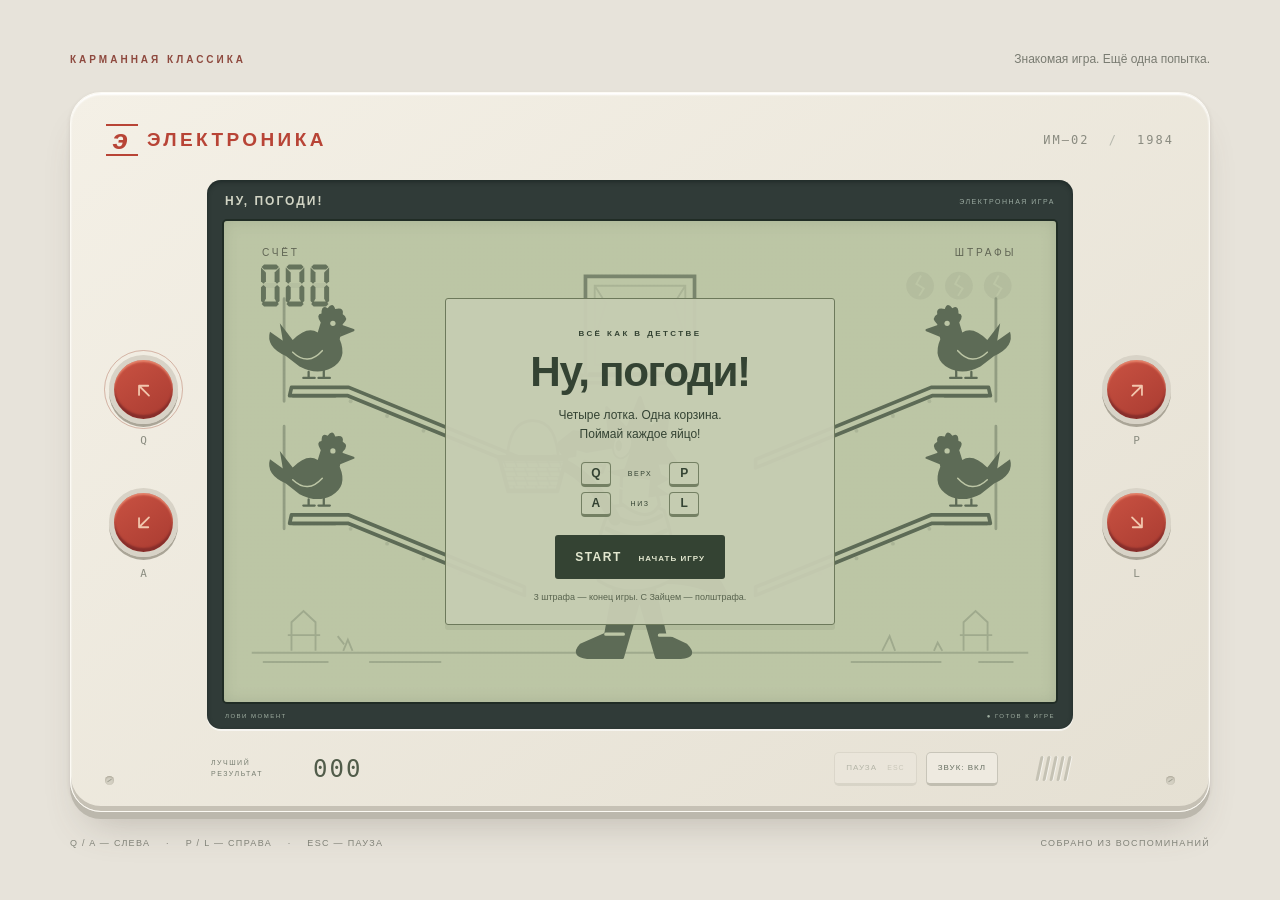
<file: Astro/index.html>
<!doctype html>
<html lang="ru">
<head>
  <meta charset="utf-8">
  <meta name="viewport" content="width=device-width, initial-scale=1, viewport-fit=cover">
  <meta name="theme-color" content="#e9e4d8">
  <title>Ну, погоди! — Электроника</title>
  <link rel="stylesheet" href="styles/base.css">
  <link rel="stylesheet" href="styles/device.css">
  <link rel="stylesheet" href="styles/responsive.css">
  <script defer src="js/mechanics.js"></script>
  <script defer src="js/art.js"></script>
  <script defer src="js/scene.js"></script>
  <script defer src="js/display.js"></script>
  <script defer src="js/audio.js"></script>
  <script defer src="js/controls.js"></script>
  <script defer src="js/app.js"></script>
</head>
<body>
  <main class="page">
    <header class="page-heading">
      <span class="eyebrow">КАРМАННАЯ КЛАССИКА</span>
      <p>Знакомая игра. Ещё одна попытка.</p>
    </header>
    <section class="device" aria-label="Электронная игра Ну, погоди!">
      <header class="device-heading">
        <div class="brand"><span class="brand-mark" aria-hidden="true">э</span> ЭЛЕКТРОНИКА</div>
        <span class="model">ИМ–02 <span> / </span> 1984</span>
      </header>
      <div class="game-layout">
        <div class="control-bank left-bank" aria-label="Левые лотки">
          <div class="control-unit"><button class="direction" data-lane="0" aria-label="Верхний левый лоток, Q"><svg viewBox="0 0 48 48" aria-hidden="true"><path d="M31 32 17 18m0 13V18h13"/></svg></button><span class="key-label">Q</span></div>
          <div class="control-unit"><button class="direction" data-lane="1" aria-label="Нижний левый лоток, A"><svg viewBox="0 0 48 48" aria-hidden="true"><path d="M31 16 17 30m0-13v13h13"/></svg></button><span class="key-label">A</span></div>
        </div>
        <div class="screen-bezel">
          <div class="screen-topline"><span>НУ, ПОГОДИ!</span><span class="screen-caption">ЭЛЕКТРОННАЯ ИГРА</span></div>
          <div class="screen" id="screen">
            <svg id="game-scene" viewBox="0 0 900 520" role="img" aria-label="Волк ловит яйца с четырёх лотков"></svg>
            <div class="overlay" id="overlay">
              <div class="overlay-card">
                <span class="overlay-kicker" id="overlay-kicker">ВСЁ КАК В ДЕТСТВЕ</span>
                <h1 id="overlay-title">Ну, погоди!</h1>
                <p id="overlay-copy">Четыре лотка. Одна корзина.<br>Поймай каждое яйцо!</p>
                <div class="keyboard-guide" id="keyboard-guide" aria-label="Q и A слева, P и L справа"><span><kbd>Q</kbd><kbd>A</kbd></span><small>ВЕРХ<br>НИЗ</small><span><kbd>P</kbd><kbd>L</kbd></span></div>
                <p class="touch-guide">Лови яйца четырьмя красными кнопками.</p>
                <button id="start" class="primary-button">START <span>НАЧАТЬ ИГРУ</span></button>
                <p class="overlay-footnote" id="overlay-footnote">3 штрафа — конец игры. С Зайцем — полштрафа.</p>
              </div>
            </div>
          </div>
          <div class="screen-bottomline"><span>ЛОВИ МОМЕНТ</span><span>● <span id="status-text">ГОТОВ К ИГРЕ</span></span></div>
        </div>
        <div class="control-bank right-bank" aria-label="Правые лотки">
          <div class="control-unit"><button class="direction" data-lane="2" aria-label="Верхний правый лоток, P"><svg viewBox="0 0 48 48" aria-hidden="true"><path d="m17 32 14-14m-13 0h13v13"/></svg></button><span class="key-label">P</span></div>
          <div class="control-unit"><button class="direction" data-lane="3" aria-label="Нижний правый лоток, L"><svg viewBox="0 0 48 48" aria-hidden="true"><path d="m17 16 14 14m-13 0h13V17"/></svg></button><span class="key-label">L</span></div>
        </div>
      </div>
      <footer class="device-footer">
        <div class="record"><span>ЛУЧШИЙ РЕЗУЛЬТАТ</span><strong id="best">000</strong></div>
        <div class="utility-controls"><button id="pause" disabled>ПАУЗА <span>ESC</span></button><button id="sound" aria-pressed="true">ЗВУК: ВКЛ</button></div>
        <div class="speaker" aria-hidden="true"><i></i><i></i><i></i><i></i><i></i></div>
      </footer>
      <span class="screw screw-left" aria-hidden="true"></span><span class="screw screw-right" aria-hidden="true"></span>
    </section>
    <footer class="page-footer"><span>Q / A — СЛЕВА <b>·</b> P / L — СПРАВА <b>·</b> ESC — ПАУЗА</span><span>СОБРАНО ИЗ ВОСПОМИНАНИЙ</span></footer>
  </main>
  <aside id="rotate" class="rotate-message" aria-label="Поверните устройство" hidden>
    <svg viewBox="0 0 160 130" aria-hidden="true"><rect x="53" y="32" width="54" height="90" rx="10" transform="rotate(-35 80 77)"/><path d="M34 38A52 52 0 0 1 127 28m-1-20 2 21-21-2"/><circle cx="105" cy="110" r="2"/></svg>
    <h2>Поверни игру</h2><p>Волку нужно больше места.<br>Поверни устройство горизонтально.</p>
  </aside>
  <div id="announcer" class="sr-only" role="status" aria-live="polite"></div>
</body>
</html>
</file>
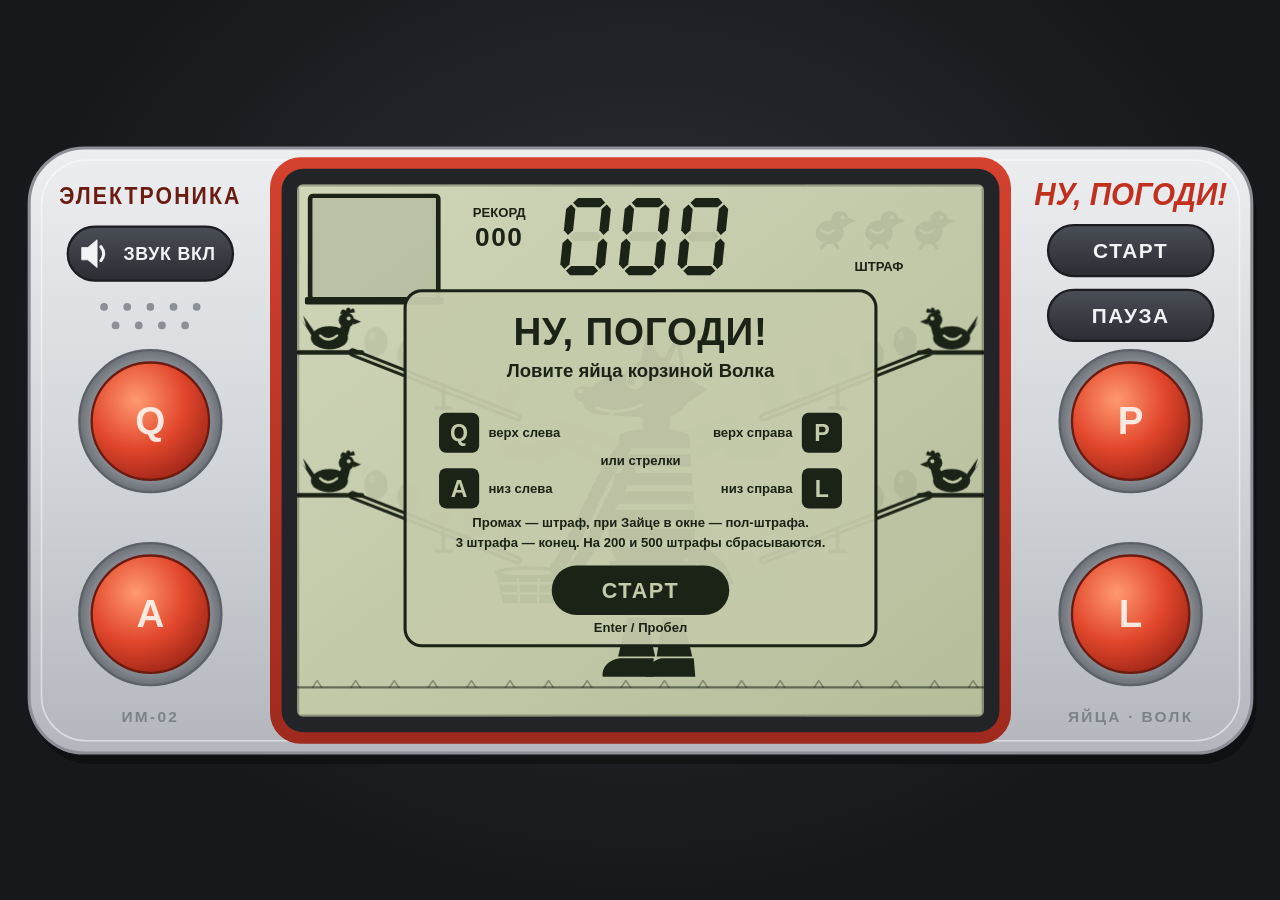
<file: Opus/index.html>
<!DOCTYPE html>
<html lang="ru">
<head>
  <meta charset="utf-8">
  <meta name="viewport" content="width=device-width, initial-scale=1, maximum-scale=1, user-scalable=no, viewport-fit=cover">
  <meta name="theme-color" content="#16181b">
  <meta name="mobile-web-app-capable" content="yes">
  <meta name="apple-mobile-web-app-capable" content="yes">
  <title>Ну, погоди! — Электроника ИМ-02</title>
  <link rel="stylesheet" href="css/style.css">
</head>
<body>
  <div id="app">
    <svg id="device" viewBox="0 0 1600 800" preserveAspectRatio="xMidYMid meet"
         role="application" aria-label="Игра «Ну, погоди!»: Волк ловит яйца">
      <defs>
        <linearGradient id="gBody" x1="0" y1="0" x2="0" y2="1">
          <stop offset="0" stop-color="#eceef0"/>
          <stop offset=".5" stop-color="#d3d6da"/>
          <stop offset="1" stop-color="#b3b7bd"/>
        </linearGradient>
        <linearGradient id="gTrim" x1="0" y1="0" x2="0" y2="1">
          <stop offset="0" stop-color="#d4412f"/>
          <stop offset="1" stop-color="#9e2a1d"/>
        </linearGradient>
        <linearGradient id="gLcd" x1="0" y1="0" x2="1" y2="1">
          <stop offset="0" stop-color="#d0d6b8"/>
          <stop offset="1" stop-color="#b5bd9b"/>
        </linearGradient>
        <radialGradient id="gBtn" cx=".38" cy=".32" r=".75">
          <stop offset="0" stop-color="#ff9a6e"/>
          <stop offset=".55" stop-color="#e2472c"/>
          <stop offset="1" stop-color="#9c2416"/>
        </radialGradient>
        <radialGradient id="gBtnDown" cx=".5" cy=".55" r=".7">
          <stop offset="0" stop-color="#d64a30"/>
          <stop offset="1" stop-color="#7c1a0f"/>
        </radialGradient>
        <linearGradient id="gPill" x1="0" y1="0" x2="0" y2="1">
          <stop offset="0" stop-color="#4a4e55"/>
          <stop offset="1" stop-color="#2a2d32"/>
        </linearGradient>
        <radialGradient id="gRing" cx=".5" cy=".5" r=".5">
          <stop offset=".8" stop-color="#8e939a"/>
          <stop offset="1" stop-color="#6b7077"/>
        </radialGradient>
        <clipPath id="lcdClip"><rect x="0" y="0" width="890" height="690" rx="8"/></clipPath>
        <clipPath id="wolfTorsoClip" clipPathUnits="userSpaceOnUse">
          <path d="M418,324 C440,314 488,314 508,324 L516,440 C516,472 502,502 470,506 L442,506 C414,502 402,472 404,440 Z"/>
        </clipPath>
        <g id="arrowIcon"><path d="M0,-22 L20,6 L8,6 L8,22 L-8,22 L-8,6 L-20,6 Z"/></g>
      </defs>

      <!-- Корпус -->
      <rect x="14" y="22" width="1584" height="784" rx="72" fill="#000" opacity=".35"/>
      <rect x="8" y="8" width="1584" height="784" rx="72" fill="url(#gBody)" stroke="#8c9096" stroke-width="4"/>
      <rect x="24" y="24" width="1552" height="752" rx="58" fill="none" stroke="#fff" stroke-opacity=".5" stroke-width="2"/>
      <rect x="320" y="20" width="960" height="760" rx="40" fill="url(#gTrim)"/>
      <rect x="335" y="35" width="930" height="730" rx="28" fill="#222428"/>

      <!-- LCD-экран: игровая сцена строится в js/view.js -->
      <g transform="translate(355 55)" clip-path="url(#lcdClip)">
        <rect width="890" height="690" fill="url(#gLcd)"/>
        <g id="lcd-scene"></g>
        <rect width="890" height="690" fill="none" stroke="#000" stroke-opacity=".25" stroke-width="6"/>
      </g>

      <!-- Левая панель -->
      <text class="brand" x="165" y="80" text-anchor="middle" textLength="236" lengthAdjust="spacingAndGlyphs">ЭЛЕКТРОНИКА</text>
      <g class="pill" data-action="sound" role="button" aria-label="Звук">
        <rect class="pill-hit" x="40" y="100" width="250" height="92" rx="20"/>
        <rect class="pill-face" x="58" y="110" width="214" height="70" rx="35"/>
        <g transform="translate(90 145)" class="pill-icon">
          <path d="M-14,-8 H-6 L6,-18 V18 L-6,8 H-14 Z"/>
          <path d="M11,-9 Q18,0 11,9" fill="none" stroke-width="4" stroke-linecap="round"/>
          <path id="sound-slash" d="M-18,16 L18,-16" fill="none" stroke-width="5" stroke-linecap="round" style="display:none"/>
        </g>
        <text id="sound-label" class="pill-label sound-text" x="190" y="153" text-anchor="middle">ЗВУК ВКЛ</text>
      </g>
      <g class="grille" fill="#8b9097">
        <circle cx="105" cy="214" r="5"/><circle cx="135" cy="214" r="5"/><circle cx="165" cy="214" r="5"/><circle cx="195" cy="214" r="5"/><circle cx="225" cy="214" r="5"/>
        <circle cx="120" cy="238" r="5"/><circle cx="150" cy="238" r="5"/><circle cx="180" cy="238" r="5"/><circle cx="210" cy="238" r="5"/>
      </g>

      <!-- Правая панель -->
      <text class="device-title" x="1435" y="82" text-anchor="middle" textLength="250" lengthAdjust="spacingAndGlyphs">НУ, ПОГОДИ!</text>
      <g class="pill" data-action="start" role="button" aria-label="Старт">
        <rect class="pill-hit" x="1310" y="100" width="250" height="84" rx="20"/>
        <rect class="pill-face" x="1328" y="108" width="214" height="66" rx="33"/>
        <text class="pill-label" x="1435" y="151" text-anchor="middle">СТАРТ</text>
      </g>
      <g class="pill" data-action="pause" role="button" aria-label="Пауза">
        <rect class="pill-hit" x="1310" y="184" width="250" height="84" rx="20"/>
        <rect class="pill-face" x="1328" y="192" width="214" height="66" rx="33"/>
        <text id="pause-label" class="pill-label" x="1435" y="235" text-anchor="middle">ПАУЗА</text>
      </g>

      <!-- Игровые кнопки: 0 верх-лево, 1 низ-лево, 2 верх-право, 3 низ-право -->
      <g class="gbtn" data-btn="0" transform="translate(165 362)">
        <circle class="ring" r="92"/>
        <g class="cap"><circle class="cap-face" r="76"/>
          <text class="key-label" y="17" text-anchor="middle">Q</text>
          <use class="touch-label" href="#arrowIcon" transform="rotate(-45)"/></g>
      </g>
      <g class="gbtn" data-btn="1" transform="translate(165 612)">
        <circle class="ring" r="92"/>
        <g class="cap"><circle class="cap-face" r="76"/>
          <text class="key-label" y="17" text-anchor="middle">A</text>
          <use class="touch-label" href="#arrowIcon" transform="rotate(-135)"/></g>
      </g>
      <g class="gbtn" data-btn="2" transform="translate(1435 362)">
        <circle class="ring" r="92"/>
        <g class="cap"><circle class="cap-face" r="76"/>
          <text class="key-label" y="17" text-anchor="middle">P</text>
          <use class="touch-label" href="#arrowIcon" transform="rotate(45)"/></g>
      </g>
      <g class="gbtn" data-btn="3" transform="translate(1435 612)">
        <circle class="ring" r="92"/>
        <g class="cap"><circle class="cap-face" r="76"/>
          <text class="key-label" y="17" text-anchor="middle">L</text>
          <use class="touch-label" href="#arrowIcon" transform="rotate(135)"/></g>
      </g>
      <text class="caption" x="165" y="752" text-anchor="middle">ИМ-02</text>
      <text class="caption" x="1435" y="752" text-anchor="middle">ЯЙЦА · ВОЛК</text>
    </svg>
  </div>

  <!-- Сообщение для портретной ориентации на телефонах и планшетах -->
  <div id="rotate" role="alert">
    <svg class="rotate-icon" viewBox="0 0 200 200" aria-hidden="true">
      <g class="rotate-phone">
        <rect x="70" y="30" width="60" height="110" rx="10" fill="none" stroke="#e9ecef" stroke-width="6"/>
        <rect x="78" y="44" width="44" height="78" rx="3" fill="#c6ccae"/>
        <circle cx="100" cy="131" r="4" fill="#e9ecef"/>
        <ellipse cx="100" cy="86" rx="7" ry="9" fill="#1b2317"/>
      </g>
      <path d="M44,152 A70,70 0 0 0 156,152" fill="none" stroke="#e2472c" stroke-width="6" stroke-linecap="round"/>
      <path d="M156,152 L140,150 M156,152 L158,136" fill="none" stroke="#e2472c" stroke-width="6" stroke-linecap="round"/>
    </svg>
    <p class="rotate-title">Поверните устройство горизонтально</p>
    <p class="rotate-sub">«Ну, погоди!» играется в альбомной ориентации — так удобнее нажимать кнопки двумя большими пальцами.</p>
  </div>

  <noscript><p class="noscript">Для игры нужен JavaScript.</p></noscript>

  <script src="js/engine.js"></script>
  <script src="js/audio.js"></script>
  <script src="js/view.js"></script>
  <script src="js/input.js"></script>
  <script src="js/main.js"></script>
</body>
</html>
</file>
<file: Astro/styles/base.css>
:root { color-scheme: light; --ink: #323b37; --red: #b84436; --lcd: #bcc5a5; --lcd-ink: #344333; --shell: #ece8dd; }
* { box-sizing: border-box; }
body { margin: 0; background: #e7e3da; color: var(--ink); font-family: "Segoe UI", Arial, sans-serif; }
button { font: inherit; cursor: pointer; -webkit-tap-highlight-color: transparent; }
button:focus-visible { outline: 3px solid #835d28; outline-offset: 5px; }
button:disabled { cursor: default; opacity: .4; }
button, .device { -webkit-user-select: none; user-select: none; }
.page { min-height: 100svh; display: flex; flex-direction: column; align-items: center; justify-content: center; padding: 38px 36px; gap: 26px; }
.page-heading, .page-footer { width: min(1140px, 100%); display: flex; align-items: center; justify-content: space-between; }
.eyebrow { color: #8e493e; font-size: 10px; font-weight: 700; letter-spacing: 3px; }
.page-heading p { color: #797b71; margin: 0; font-size: 12px; }
.page-footer { color: #83857b; font-size: 9px; letter-spacing: 1.3px; }
.page-footer b { font-weight: 400; margin: 0 12px; }
.sr-only { position: absolute; top: 0; left: 0; width: 1px; height: 1px; padding: 0; overflow: hidden; clip: rect(0,0,0,0); white-space: nowrap; }
[hidden] { display: none !important; }
.overlay { position: absolute; inset: 0; display: grid; place-items: center; background: #bcc5a54d; }
.overlay-card { width: 64%; max-width: 390px; padding: 23px 22px 19px; text-align: center; background: #c6cdb2f5; border: 1px solid #6d795b; box-shadow: 0 5px 0 #34433313; border-radius: 3px; }
.overlay-kicker { font-size: 8px; letter-spacing: 2.4px; font-weight: 700; }
.overlay h1 { margin: 8px 0 10px; font-size: clamp(22px, 3.3vw, 43px); font-weight: 800; letter-spacing: -1.4px; color: #344333; }
.overlay p { font-size: 12px; line-height: 1.55; margin: 0; }
.keyboard-guide { display: flex; justify-content: center; gap: 17px; align-items: center; margin: 16px 0; }
.keyboard-guide > span { display: grid; gap: 5px; }
kbd { width: 30px; height: 25px; display: grid; place-items: center; border: 1px solid #748063; border-bottom-width: 3px; border-radius: 4px; font-family: inherit; font-size: 12px; font-weight: 700; }
.keyboard-guide small { font-size: 7px; line-height: 30px; letter-spacing: 1.5px; }
.primary-button { background: #344333; color: #e2e7cf; border: 0; border-radius: 3px; padding: 13px 20px; font-size: 12px; font-weight: 700; letter-spacing: 1.5px; min-height: 44px; }
.primary-button:hover { background: #45563f; }
.primary-button span { font-size: 8px; margin-left: 12px; letter-spacing: 1px; }
.overlay .overlay-footnote { margin: 12px auto 0; max-width: 255px; font-size: 9px; color: #58634e; }
.touch-guide { display: none; }
.rotate-message { position: fixed; inset: 0; z-index: 10; display: flex; flex-direction: column; align-items: center; justify-content: center; text-align: center; padding: 30px; background: var(--shell); }
.rotate-message svg { width: 140px; fill: none; stroke: var(--red); stroke-width: 4; stroke-linecap: round; stroke-linejoin: round; }
.rotate-message h2 { font-size: 27px; margin: 25px 0 10px; }
.rotate-message p { font-size: 14px; line-height: 1.7; color: #72786c; }
</file>
<file: Astro/styles/device.css>
.device { position: relative; width: min(1140px, 100%); padding: 31px 30px 25px; border-radius: 31px; background: linear-gradient(145deg, #f4f0e6, #e5e0d3); border: 1px solid #fcfaf4; box-shadow: inset 0 2px 2px #fff, inset 0 -5px 0 #c6c1b5, 0 7px 0 #bcb8ad, 0 26px 40px -18px #554d424d, 0 2px 4px #554d4226; }
.device-heading { display: flex; align-items: center; justify-content: space-between; padding: 0 5px 24px; }
.brand { color: var(--red); font-size: 19px; font-weight: 800; letter-spacing: 3.4px; display: flex; align-items: center; gap: 9px; }
.brand-mark { display: inline-grid; place-items: center; font-size: 28px; font-style: italic; line-height: 28px; width: 32px; border-top: 2px solid; border-bottom: 2px solid; }
.model { font-family: Consolas, monospace; color: #8a8b80; font-size: 12px; letter-spacing: 2px; }
.model span { margin: 0 10px; color: #b7b8ae; }
.game-layout { display: grid; grid-template-columns: 85px minmax(0,1fr) 85px; align-items: stretch; gap: 21px; }
.screen-bezel { background: #303b38; border-radius: 14px; padding: 14px 15px 10px; box-shadow: 0 2px 0 #fff9, inset 0 2px 4px #101a1780; min-width: 0; }
.screen-topline, .screen-bottomline { display: flex; justify-content: space-between; align-items: center; color: #d1d4c4; }
.screen-topline { padding: 0 3px 11px; font-size: 12px; letter-spacing: 2px; font-weight: 700; }
.screen-caption { font-size: 7px; letter-spacing: 1.5px; font-weight: 400; color: #9baba1; }
.screen-bottomline { padding: 9px 3px 0; font-size: 6px; letter-spacing: 1.5px; color: #a0afa2; }
.screen { position: relative; background: var(--lcd); border-radius: 5px; overflow: hidden; border: 2px solid #202c25; box-shadow: inset 0 0 15px #34433335; color: var(--lcd-ink); }
#game-scene { display: block; width: 100%; height: auto; }
.control-bank { display: flex; flex-direction: column; justify-content: center; gap: 41px; padding-top: 27px; }
.control-unit { display: flex; flex-direction: column; align-items: center; gap: 10px; }
.direction { display: grid; place-items: center; width: 69px; height: 69px; border-radius: 50%; border: 5px solid #d8d3c7; color: #f2c7ae; background: linear-gradient(145deg, #c95242, #a93b31); box-shadow: 0 3px 0 #aaa597, inset 0 2px 2px #e7856c, inset 0 -4px 2px #872e2b; touch-action: none; }
.direction svg { width: 34px; height: 34px; fill: none; stroke: currentColor; stroke-width: 2.5; stroke-linecap: round; stroke-linejoin: round; pointer-events: none; }
.direction.selected { outline: 1px solid #ae6a5670; outline-offset: 4px; }
.direction.pressed, .direction:active { transform: translateY(2px); background: #a63b30; box-shadow: 0 1px 0 #aaa597, inset 0 2px 5px #702d2b; }
.key-label { color: #8b8d81; font: 11px Consolas, monospace; }
.device-footer { display: flex; align-items: center; gap: 30px; margin: 23px 110px 0; }
.record { display: flex; align-items: center; gap: 12px; flex: 1; }
.record > span { font-size: 7px; letter-spacing: 1.5px; line-height: 1.5; max-width: 90px; color: #767d70; }
.record strong { font: 24px Consolas, monospace; font-weight: 400; color: #515c4a; letter-spacing: 2px; }
.utility-controls { display: flex; gap: 9px; }
.utility-controls button { border: 1px solid #c8c5b9; border-bottom: 3px solid #c1beb1; border-radius: 5px; background: #eeeae0; color: #687062; padding: 9px 11px; font-size: 8px; letter-spacing: 1px; min-height: 34px; touch-action: manipulation; }
.utility-controls button:active { border-bottom-width: 1px; transform: translateY(1px); }
.utility-controls span { margin-left: 7px; color: #9b9c8f; font-size: 7px; }
.speaker { display: flex; gap: 4px; transform: skew(-12deg); margin-left: 10px; }
.speaker i { width: 3px; height: 25px; background: #c5c2b4; border-radius: 3px; box-shadow: 1px 0 0 #fff9; }
.screw { position: absolute; width: 9px; height: 9px; border-radius: 50%; background: #d4d0c3; box-shadow: inset 0 1px 2px #aaa596; bottom: 26px; }
.screw::after { content: ''; position: absolute; width: 5px; height: 1px; background: #9f9e90; top: 4px; left: 2px; transform: rotate(-35deg); }
.screw-left { left: 34px; } .screw-right { right: 34px; }
</file>
<file: Astro/styles/responsive.css>
@media (max-width: 950px) {
  .page { padding: 25px 20px; gap: 22px; }
  .device { padding: 24px 18px 21px; }
  .game-layout { grid-template-columns: 65px minmax(0,1fr) 65px; gap: 12px; }
  .direction { width: 59px; height: 59px; }
  .device-footer { margin: 18px 78px 0; gap: 14px; }
  .speaker { display: none; }
  .overlay-card { padding: 14px 12px; }
  .keyboard-guide { margin: 9px 0; }
  .overlay h1 { margin: 5px 0; }
  .overlay p { font-size: 10px; }
  .overlay .overlay-footnote { margin-top: 8px; font-size: 8px; }
}
@media (max-width: 620px) {
  .page { padding: 22px 10px; }
  .page-heading p, .page-footer > :last-child { display: none; }
  .brand { font-size: 12px; letter-spacing: 1.5px; }
  .model { font-size: 9px; }
  .game-layout { grid-template-columns: 46px minmax(0,1fr) 46px; gap: 6px; }
  .direction { width: 44px; height: 44px; border-width: 3px; }
  .control-bank { gap: 18px; padding-top: 0; }
  .screen-bezel { padding: 9px 7px 7px; }
  .screen-caption { display: none; }
  .screen-topline { font-size: 8px; }
  .device-footer { margin: 15px 0 0; gap: 10px; }
  .screw { display: none; }
  .record { gap: 7px; }
  .record > span { font-size: 6px; }
  .record strong { font-size: 18px; }
  .utility-controls { gap: 4px; }
  .utility-controls button { font-size: 6px; padding: 7px; }
  .utility-controls span { display: none; }
  .overlay-card { width: 88%; padding: 8px; }
  .overlay-kicker, .overlay-footnote { display: none; }
  .overlay h1 { font-size: 23px; }
  .keyboard-guide { margin: 4px 0; gap: 10px; }
  .keyboard-guide > span { display: flex; gap: 3px; }
  .keyboard-guide small { display: none; }
  kbd { height: 22px; width: 23px; font-size: 10px; }
  .primary-button { padding: 8px 12px; font-size: 9px; }
  .primary-button span { font-size: 7px; }
}
.touch-device { overflow: hidden; overscroll-behavior: none; }
.touch-device .page { height: 100dvh; min-height: 0; padding: max(8px, env(safe-area-inset-top)) max(10px, env(safe-area-inset-right)) max(8px, env(safe-area-inset-bottom)) max(10px, env(safe-area-inset-left)); }
.touch-device .page-heading, .touch-device .page-footer, .touch-device .key-label, .touch-device .keyboard-guide, .touch-device .speaker, .touch-device .screw, .touch-device .utility-controls span { display: none; }
.touch-device .device { width: min(1140px, 100%, calc((100dvh - 174px - env(safe-area-inset-top) - env(safe-area-inset-bottom)) * 1.73 + 224px)); padding: 12px 16px 13px; border-radius: 22px; }
.touch-device .device-heading { padding: 0 4px 9px; }
.touch-device .brand { font-size: 12px; letter-spacing: 2px; }
.touch-device .brand-mark { font-size: 19px; line-height: 18px; width: 23px; }
.touch-device .model { font-size: 9px; }
.touch-device .game-layout { grid-template-columns: 72px minmax(0,1fr) 72px; gap: 12px; }
.touch-device .control-bank { gap: 25px; padding: 0; justify-content: space-evenly; }
.touch-device .direction { width: 68px; height: 68px; }
.touch-device .screen-bezel { padding: 8px 9px 7px; }
.touch-device .screen-topline { font-size: 9px; padding-bottom: 6px; }
.touch-device .screen-bottomline { padding-top: 5px; font-size: 5px; }
.touch-device .device-footer { margin: 9px 84px 0; gap: 10px; }
.touch-device .record > span { font-size: 6px; max-width: 75px; }
.touch-device .record strong { font-size: 18px; }
.touch-device .utility-controls button { min-height: 32px; padding: 7px 9px; font-size: 7px; }
.touch-device .touch-guide { display: block; margin: 9px 0; font-size: 10px; }
.touch-device .overlay-card { width: 76%; padding: 13px; }
.touch-device .overlay h1 { font-size: clamp(22px, 5dvh, 36px); margin: 5px 0; }
.touch-device .overlay p { font-size: 10px; }
.touch-device .overlay-kicker { font-size: 7px; }
.touch-device .overlay .overlay-footnote { font-size: 8px; margin-top: 8px; }
@media (max-height: 430px) {
  .touch-device .device { width: min(100%, calc((100dvh - 156px - env(safe-area-inset-top) - env(safe-area-inset-bottom)) * 1.73 + 216px)); padding: 8px 12px 9px; }
  .touch-device .device-footer { margin-top: 5px; }
  .touch-device .overlay-card { padding: 8px; }
  .touch-device .overlay-kicker, .touch-device .overlay-footnote { display: none; }
  .touch-device .touch-guide { margin: 5px 0; font-size: 9px; }
  .touch-device .overlay h1 { font-size: 22px; }
  .touch-device .primary-button { padding: 9px 12px; }
}
</file>
<file: Opus/css/style.css>
:root {
  --ink: #1b2317;
  --lcd: #c4cbaa;
  --page: #16181b;
  --font: "Trebuchet MS", "Segoe UI", Roboto, "Helvetica Neue", Arial, sans-serif;
}

html, body {
  margin: 0;
  height: 100%;
  overflow: hidden;
  background: radial-gradient(ellipse at 50% 40%, #2c3036 0%, var(--page) 70%);
  background-color: var(--page);
}

body {
  position: fixed;
  inset: 0;
  font-family: var(--font);
  color: #e9ecef;
  -webkit-user-select: none;
  user-select: none;
  -webkit-touch-callout: none;
  -webkit-tap-highlight-color: transparent;
  touch-action: none;
  overscroll-behavior: none;
}

#app {
  position: fixed;
  inset: 0;
  display: flex;
  align-items: center;
  justify-content: center;
  box-sizing: border-box;
  padding: max(12px, 2.5vmin);
  touch-action: none;
}

.is-touch #app {
  padding:
    max(4px, env(safe-area-inset-top))
    max(4px, env(safe-area-inset-right))
    max(4px, env(safe-area-inset-bottom))
    max(4px, env(safe-area-inset-left));
}

#device {
  display: block;
  width: 100%;
  height: 100%;
  overflow: visible;
}

/* ---------- LCD ---------- */

.ink { fill: var(--ink); }
.bg { fill: var(--lcd); }
.ink-s { fill: none; stroke: var(--ink); stroke-linecap: round; stroke-linejoin: round; }
.bg-s { fill: none; stroke: var(--lcd); stroke-linecap: round; stroke-linejoin: round; }

.ghost { opacity: .065; }
.ghost-seg { opacity: .07; }
.penalties .legs-b { display: none; }
.floor { opacity: .55; }
.grass { opacity: .35; }
.window-glass { fill: var(--ink); opacity: .1; }

.lcd-text { font-family: var(--font); fill: var(--ink); font-weight: 700; }
.lcd-text.small { font-size: 17px; font-weight: 600; }
.lcd-text.best { font-size: 34px; letter-spacing: 2px; }
.lcd-text.title { font-size: 50px; letter-spacing: 1px; }
.lcd-text.big { font-size: 34px; }
.lcd-text.body { font-size: 24px; font-weight: 600; }
.lcd-text.keycap { font-size: 30px; fill: var(--lcd); }
.lcd-text.btn-label { font-size: 28px; fill: var(--lcd); letter-spacing: 2px; }

/* На телефоне сцена сжата примерно вдвое — текст подсказок крупнее. */
.is-touch .lcd-text.small { font-size: 20px; }
.is-touch .lcd-text.body { font-size: 29px; }
.is-touch .lcd-text.title { font-size: 56px; }
.is-touch .lcd-text.btn-label { font-size: 32px; }

.hare {
  transform: translateY(132px);
  transition: transform .3s cubic-bezier(.3, 1.35, .5, 1);
}
.hare.up { transform: translateY(0); }
.hare-paw {
  transform-box: fill-box;
  transform-origin: 0% 100%;
  animation: hare-wave .45s ease-in-out infinite alternate;
}
@keyframes hare-wave {
  from { transform: rotate(-14deg); }
  to { transform: rotate(16deg); }
}

.pen.half { animation: blink .5s steps(1) infinite; }
@keyframes blink { 50% { opacity: .15; } }

.wolf.bump .arms { transform: translateY(4px); }

.overlay { cursor: pointer; }
.overlay .panel { fill: var(--lcd); fill-opacity: .95; stroke: var(--ink); stroke-width: 4; }
.overlay .lcd-btn rect { fill: var(--ink); }
.overlay:hover .lcd-btn rect { fill: #33402b; }

/* ---------- Корпус ---------- */

.brand {
  font-family: var(--font);
  font-size: 30px;
  font-weight: 700;
  letter-spacing: 3px;
  fill: #6b1c12;
}
.device-title {
  font-family: var(--font);
  font-size: 40px;
  font-weight: 800;
  font-style: italic;
  fill: #c1301f;
}
.caption {
  font-family: var(--font);
  font-size: 20px;
  font-weight: 700;
  letter-spacing: 3px;
  fill: #7d8289;
}

.pill { cursor: pointer; }
.pill-hit { fill: transparent; }
.pill-face { fill: url(#gPill); stroke: #1b1d20; stroke-width: 3; transition: transform 60ms; }
.pill-label { font-family: var(--font); font-size: 27px; font-weight: 700; letter-spacing: 2px; fill: #f1f3f5; pointer-events: none; }
.pill-label.sound-text { font-size: 23px; letter-spacing: 1px; }
.pill-icon { fill: #f1f3f5; stroke: #f1f3f5; }
.pill:hover .pill-face { fill: #3d4148; }
.pill.pressed .pill-face { fill: #1d1f23; }

.gbtn { cursor: pointer; }
.gbtn .ring { fill: url(#gRing); stroke: #5c6168; stroke-width: 3; }
.gbtn .cap { transition: transform 50ms; }
.gbtn .cap-face { fill: url(#gBtn); stroke: #6d1a10; stroke-width: 3; }
.gbtn.pressed .cap { transform: translateY(5px) scale(.965); }
.gbtn.pressed .cap-face { fill: url(#gBtnDown); }
.key-label { font-family: var(--font); font-size: 50px; font-weight: 800; fill: #fff3ee; fill-opacity: .92; pointer-events: none; }
.touch-label { fill: #fff3ee; fill-opacity: .9; pointer-events: none; display: none; }
.is-touch .key-label { display: none; }
.is-touch .touch-label { display: inline; }

/* ---------- Портретная ориентация на touch-устройствах ---------- */

#rotate {
  position: fixed;
  inset: 0;
  z-index: 10;
  display: none;
  flex-direction: column;
  align-items: center;
  justify-content: center;
  gap: 8px;
  padding: 24px;
  box-sizing: border-box;
  text-align: center;
  background: var(--page);
}
.rotate-icon { width: min(46vw, 220px); height: auto; }
.rotate-phone {
  transform-box: fill-box;
  transform-origin: 50% 50%;
  animation: rotate-phone 2.4s ease-in-out infinite;
}
@keyframes rotate-phone {
  0%, 20% { transform: rotate(0deg); }
  45%, 80% { transform: rotate(-90deg); }
  100% { transform: rotate(0deg); }
}
.rotate-title { margin: 8px 0 0; font-size: 22px; font-weight: 700; }
.rotate-sub { margin: 0; max-width: 320px; font-size: 15px; line-height: 1.4; color: #aab0b7; }

@media (orientation: portrait) {
  .is-touch #rotate { display: flex; }
  .is-touch #app { visibility: hidden; }
}

.noscript { position: fixed; inset: auto 0 16px; text-align: center; }
</file>
